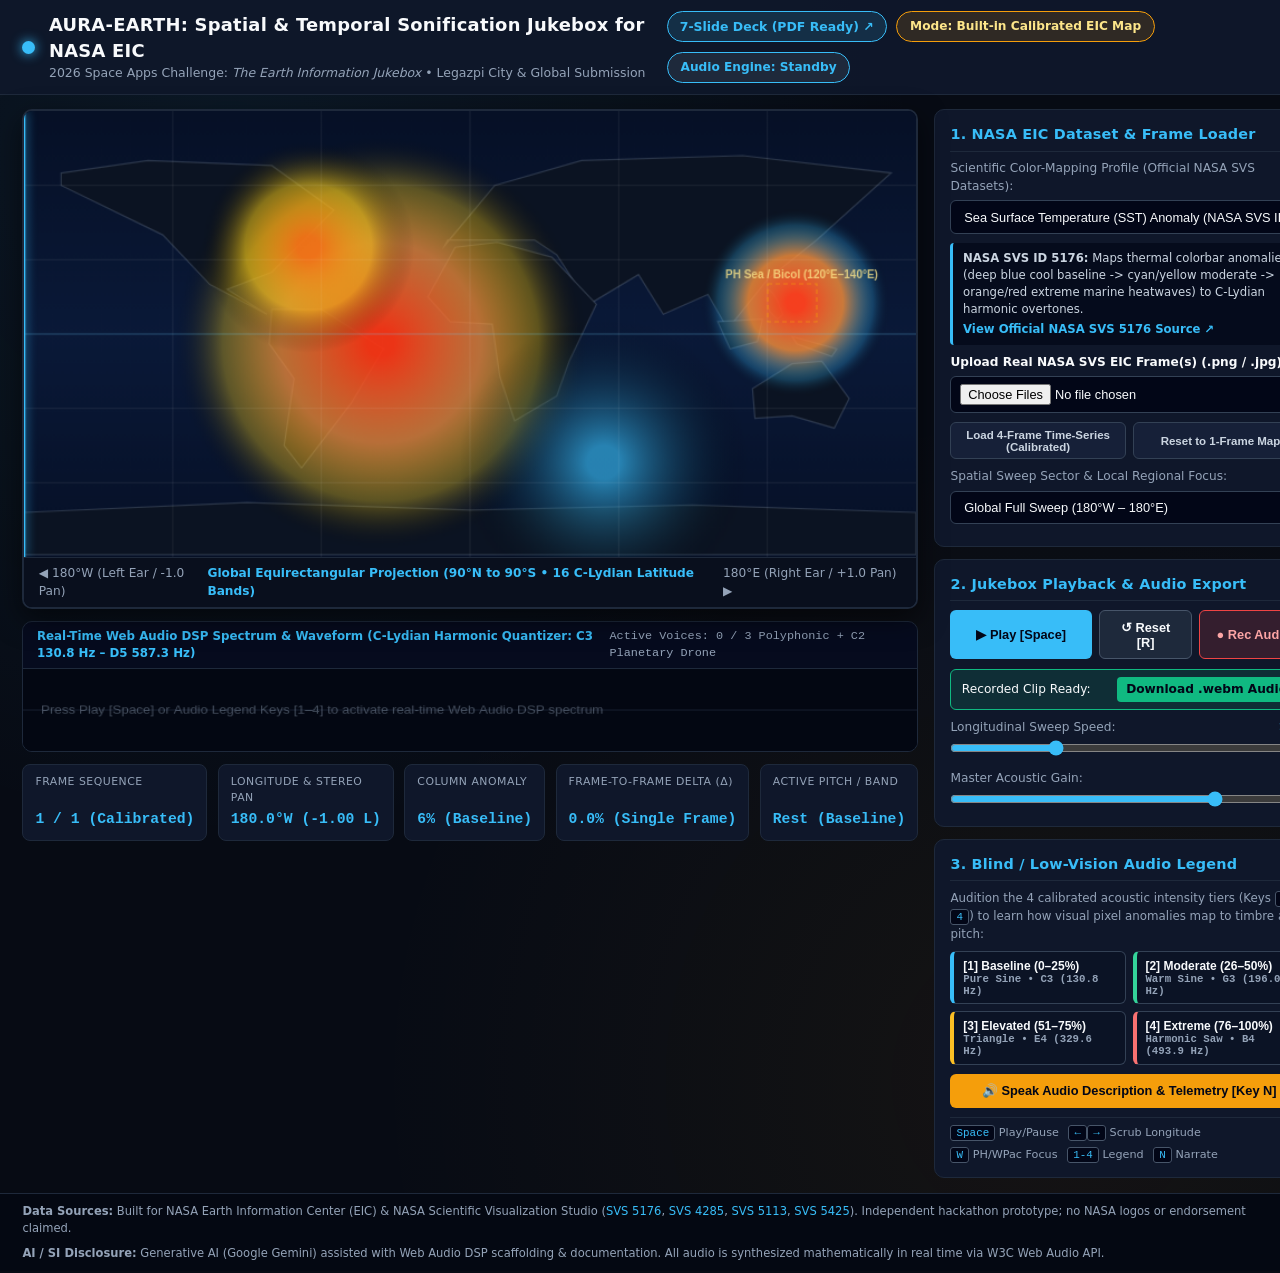
<file: index.html>
<!DOCTYPE html>
<html lang="en">
<head>
  <meta charset="UTF-8" />
  <meta name="viewport" content="width=device-width, initial-scale=1.0" />
  <meta name="description" content="AURA-EARTH: Spatial & Temporal Sonification Jukebox for NASA Earth Information Center (EIC). Translating Earth science visualizations into real-time 3D stereo soundscapes for blind, low-vision, and general audiences." />
  <meta name="ai-disclosure" content="Generative AI (Google Gemini / Antigravity) was used during the hackathon window to brainstorm the spatial audio mapping architecture, scaffold HTML/CSS/JS code, and structure documentation." />
  <title>AURA-EARTH | Spatial & Temporal Sonification Jukebox for NASA EIC</title>
  <link rel="stylesheet" href="style.css" />
</head>
<body>
  <a href="#eicCanvas" class="skip-link">Skip to Interactive Sonification Viewport</a>

  <!-- Screen Reader Live Announcer -->
  <div id="srAnnouncer" class="sr-only" aria-live="assertive" aria-atomic="true"></div>

  <!-- Top Mission Control Bar -->
  <header class="top-bar" role="banner">
    <div class="brand">
      <span class="pulse-dot" aria-hidden="true"></span>
      <div>
        <h1>AURA-EARTH: Spatial &amp; Temporal Sonification Jukebox for NASA EIC</h1>
        <p class="subtitle">
          2026 Space Apps Challenge: <em>The Earth Information Jukebox</em> &bull; Legazpi City &amp; Global Submission
        </p>
      </div>
    </div>
    <div class="header-badges">
      <a href="slides.html" target="_blank" rel="noopener" class="deck-link" title="Open 7-Slide Presentation Deck (Print-to-PDF Ready)">
        7-Slide Deck (PDF Ready) &#8599;
      </a>
      <span id="dataSourceBadge" class="status-pill mode-calibrated" aria-live="polite">
        Mode: Built-in Calibrated EIC Map
      </span>
      <span id="engineStatus" class="status-pill" aria-live="polite">
        Audio Engine: Standby
      </span>
    </div>
  </header>

  <!-- Main Workspace -->
  <main class="workspace" role="main">
    <!-- Left Column: Visual Viewport, Audio Spectrum & Live Telemetry -->
    <section class="visualizer-panel" aria-label="Earth Visualization and Acoustic Spectrum">
      <div class="canvas-wrapper">
        <canvas
          id="eicCanvas"
          width="800"
          height="400"
          tabindex="0"
          role="application"
          aria-label="Interactive NASA EIC visualization viewport. Press Space to play or pause sonification. Use Left and Right arrow keys to scrub longitudes from 180 degrees West to 180 degrees East. Press W to toggle Western Pacific and Bicol regional focus. Press keys 1 to 4 for Audio Legend reference tones, or press N for spoken telemetry narration."
        ></canvas>
        <div class="scan-hud" aria-hidden="true">
          <span>&#9664; 180&deg;W (Left Ear / -1.0 Pan)</span>
          <span id="regionHudLabel" class="hud-center">Global Equirectangular Projection (90&deg;N to 90&deg;S &bull; 16 C-Lydian Latitude Bands)</span>
          <span>180&deg;E (Right Ear / +1.0 Pan) &#9654;</span>
        </div>
      </div>

      <!-- Secondary Real-Time Audio Spectrum & Waveform Visualizer -->
      <div class="spectrum-wrapper">
        <div class="spectrum-header">
          <span class="spectrum-title">
            Real-Time Web Audio DSP Spectrum &amp; Waveform (C-Lydian Harmonic Quantizer: C3 130.8 Hz &ndash; D5 587.3 Hz)
          </span>
          <span id="voiceStatus" class="spectrum-meta">Active Voices: 0 / 3 Polyphonic + C2 Planetary Drone</span>
        </div>
        <canvas
          id="spectrumCanvas"
          width="800"
          height="90"
          role="img"
          aria-label="Real-time audio frequency spectrum bars and oscillating waveform generated by the Web Audio API AnalyserNode"
        ></canvas>
      </div>

      <!-- 5 Live Telemetry Readout Cards -->
      <div class="telemetry-bar" role="region" aria-label="Live Sonification Telemetry">
        <div class="telemetry-card">
          <span class="t-label">Frame Sequence</span>
          <strong id="telFrame">1 / 1 (Calibration)</strong>
        </div>
        <div class="telemetry-card">
          <span class="t-label">Longitude &amp; Stereo Pan</span>
          <strong id="telPan">180.0&deg;W (-1.00 L)</strong>
        </div>
        <div class="telemetry-card">
          <span class="t-label">Column Anomaly</span>
          <strong id="telIntensity">0% (Baseline)</strong>
        </div>
        <div class="telemetry-card">
          <span class="t-label">Frame-to-Frame Delta (&Delta;)</span>
          <strong id="telDelta">0.0% (Static)</strong>
        </div>
        <div class="telemetry-card">
          <span class="t-label">Active Pitch / Band</span>
          <strong id="telPitch">C3 (130.8 Hz)</strong>
        </div>
      </div>
    </section>

    <!-- Right Column: Jukebox & Accessibility Controls -->
    <aside class="control-panel" aria-label="Jukebox Data, Playback, and Accessibility Controls">
      <!-- Card 1: Dataset & Multi-Frame Loader -->
      <div class="card">
        <h2>1. NASA EIC Dataset &amp; Frame Loader</h2>

        <label for="datasetSelect" class="field-label">
          Scientific Color-Mapping Profile (Official NASA SVS Datasets):
        </label>
        <select id="datasetSelect" aria-describedby="datasetCitation">
          <option value="sst">Sea Surface Temperature (SST) Anomaly (NASA SVS ID 5176)</option>
          <option value="precip">Global Precipitation GPM Constellation (NASA SVS ID 4285)</option>
          <option value="fires">Active Fires VIIRS Thermal Hotspots (NASA SVS ID 5113)</option>
          <option value="currents">Perpetual Ocean 2: Western Boundary Currents (NASA SVS ID 5425)</option>
        </select>

        <div id="datasetCitation" class="citation-box">
          <strong>NASA SVS ID 5176:</strong> Maps thermal colorbar anomalies (deep blue cool baseline &rarr; cyan/yellow moderate &rarr; orange/red extreme marine heatwaves) to C-Lydian harmonic overtones.
          <a href="https://svs.gsfc.nasa.gov/5176" target="_blank" rel="noopener">View Official NASA SVS 5176 Source &#8599;</a>
        </div>

        <label for="fileInput" class="file-upload-label">
          Upload Real NASA SVS EIC Frame(s) (.png / .jpg):
          <input
            type="file"
            id="fileInput"
            accept="image/png,image/jpeg,image/webp"
            multiple
            aria-label="Upload one or more sequential NASA SVS EIC image frames for time-series sonification"
          />
        </label>

        <div class="mini-btn-row">
          <button id="simMultiFrameBtn" type="button" class="btn mini-btn" title="Generate a 4-frame calibrated time-series sequence to demonstrate temporal Delta modulation">
            Load 4-Frame Time-Series (Calibrated)
          </button>
          <button id="clearFramesBtn" type="button" class="btn mini-btn" title="Return to single-frame built-in calibrated EIC map">
            Reset to 1-Frame Map
          </button>
        </div>

        <label for="regionSelect" class="field-label">
          Spatial Sweep Sector &amp; Local Regional Focus:
        </label>
        <select id="regionSelect">
          <option value="global">Global Full Sweep (180&deg;W &ndash; 180&deg;E)</option>
          <option value="wpac">Western Pacific / Philippine Sea &amp; Bicol (120&deg;E &ndash; 140&deg;E) [Key W]</option>
        </select>
      </div>

      <!-- Card 2: Jukebox Playback & Audio Export -->
      <div class="card">
        <h2>2. Jukebox Playback &amp; Audio Export</h2>
        <div class="button-row">
          <button id="playBtn" type="button" class="btn primary" aria-pressed="false">
            &#9654; Play [Space]
          </button>
          <button id="resetBtn" type="button" class="btn secondary" title="Reset scanline to start of sector [Key R]">
            &#8634; Reset [R]
          </button>
          <button id="recordBtn" type="button" class="btn record-btn" aria-pressed="false" title="Record real-time Web Audio output to a downloadable .webm audio file">
            &#9679; Rec Audio
          </button>
        </div>

        <div id="downloadContainer" class="download-box" hidden>
          <span id="downloadText">Recorded Clip Ready:</span>
          <a id="downloadLink" href="#" download="AURA-EARTH-Sonification.webm" class="download-btn">
            Download .webm Audio
          </a>
        </div>

        <div class="slider-group">
          <label for="speedSlider">
            <span>Longitudinal Sweep Speed:</span>
            <strong id="speedVal">1.0x</strong>
          </label>
          <input type="range" id="speedSlider" min="0.4" max="2.5" value="1.0" step="0.1" />
        </div>

        <div class="slider-group">
          <label for="volSlider">
            <span>Master Acoustic Gain:</span>
            <strong id="volVal">75%</strong>
          </label>
          <input type="range" id="volSlider" min="0" max="100" value="75" step="1" />
        </div>
      </div>

      <!-- Card 3: Accessibility & Audio Legend -->
      <div class="card">
        <h2>3. Blind / Low-Vision Audio Legend</h2>
        <p class="help-text">
          Audition the 4 calibrated acoustic intensity tiers (Keys <kbd>1</kbd>&ndash;<kbd>4</kbd>) to learn how visual pixel anomalies map to timbre and pitch:
        </p>
        <div class="legend-grid" role="group" aria-label="Calibrated Audio Legend Reference Tones">
          <button type="button" class="btn tone-btn tone-1" data-level="1">
            <span class="tone-title">[1] Baseline (0&ndash;25%)</span>
            <span class="tone-sub">Pure Sine &bull; C3 (130.8 Hz)</span>
          </button>
          <button type="button" class="btn tone-btn tone-2" data-level="2">
            <span class="tone-title">[2] Moderate (26&ndash;50%)</span>
            <span class="tone-sub">Warm Sine &bull; G3 (196.0 Hz)</span>
          </button>
          <button type="button" class="btn tone-btn tone-3" data-level="3">
            <span class="tone-title">[3] Elevated (51&ndash;75%)</span>
            <span class="tone-sub">Triangle &bull; E4 (329.6 Hz)</span>
          </button>
          <button type="button" class="btn tone-btn tone-4" data-level="4">
            <span class="tone-title">[4] Extreme (76&ndash;100%)</span>
            <span class="tone-sub">Harmonic Saw &bull; B4 (493.9 Hz)</span>
          </button>
        </div>

        <button id="narrateBtn" type="button" class="btn accent full-width">
          &#128266; Speak Audio Description &amp; Telemetry [Key N]
        </button>

        <div class="shortcut-bar" aria-label="Keyboard Shortcuts Summary">
          <span><kbd>Space</kbd> Play/Pause</span>
          <span><kbd>&larr;</kbd><kbd>&rarr;</kbd> Scrub Longitude</span>
          <span><kbd>W</kbd> PH/WPac Focus</span>
          <span><kbd>1-4</kbd> Legend</span>
          <span><kbd>N</kbd> Narrate</span>
        </div>
      </div>
    </aside>
  </main>

  <!-- Footer Attribution & AI Disclosure -->
  <footer class="footer-bar" role="contentinfo">
    <div>
      <strong>Data Sources:</strong> Built for NASA Earth Information Center (EIC) &amp; NASA Scientific Visualization Studio
      (<a href="https://svs.gsfc.nasa.gov/5176" target="_blank" rel="noopener">SVS 5176</a>,
      <a href="https://svs.gsfc.nasa.gov/4285" target="_blank" rel="noopener">SVS 4285</a>,
      <a href="https://svs.gsfc.nasa.gov/5113" target="_blank" rel="noopener">SVS 5113</a>,
      <a href="https://svs.gsfc.nasa.gov/5425" target="_blank" rel="noopener">SVS 5425</a>).
      Independent hackathon prototype; no NASA logos or endorsement claimed.
    </div>
    <div>
      <strong>AI / SI Disclosure:</strong> Generative AI (Google Gemini) assisted with Web Audio DSP scaffolding &amp; documentation. All audio is synthesized mathematically in real time via W3C Web Audio API.
    </div>
  </footer>

  <script src="app.js"></script>
</body>
</html>
</file>
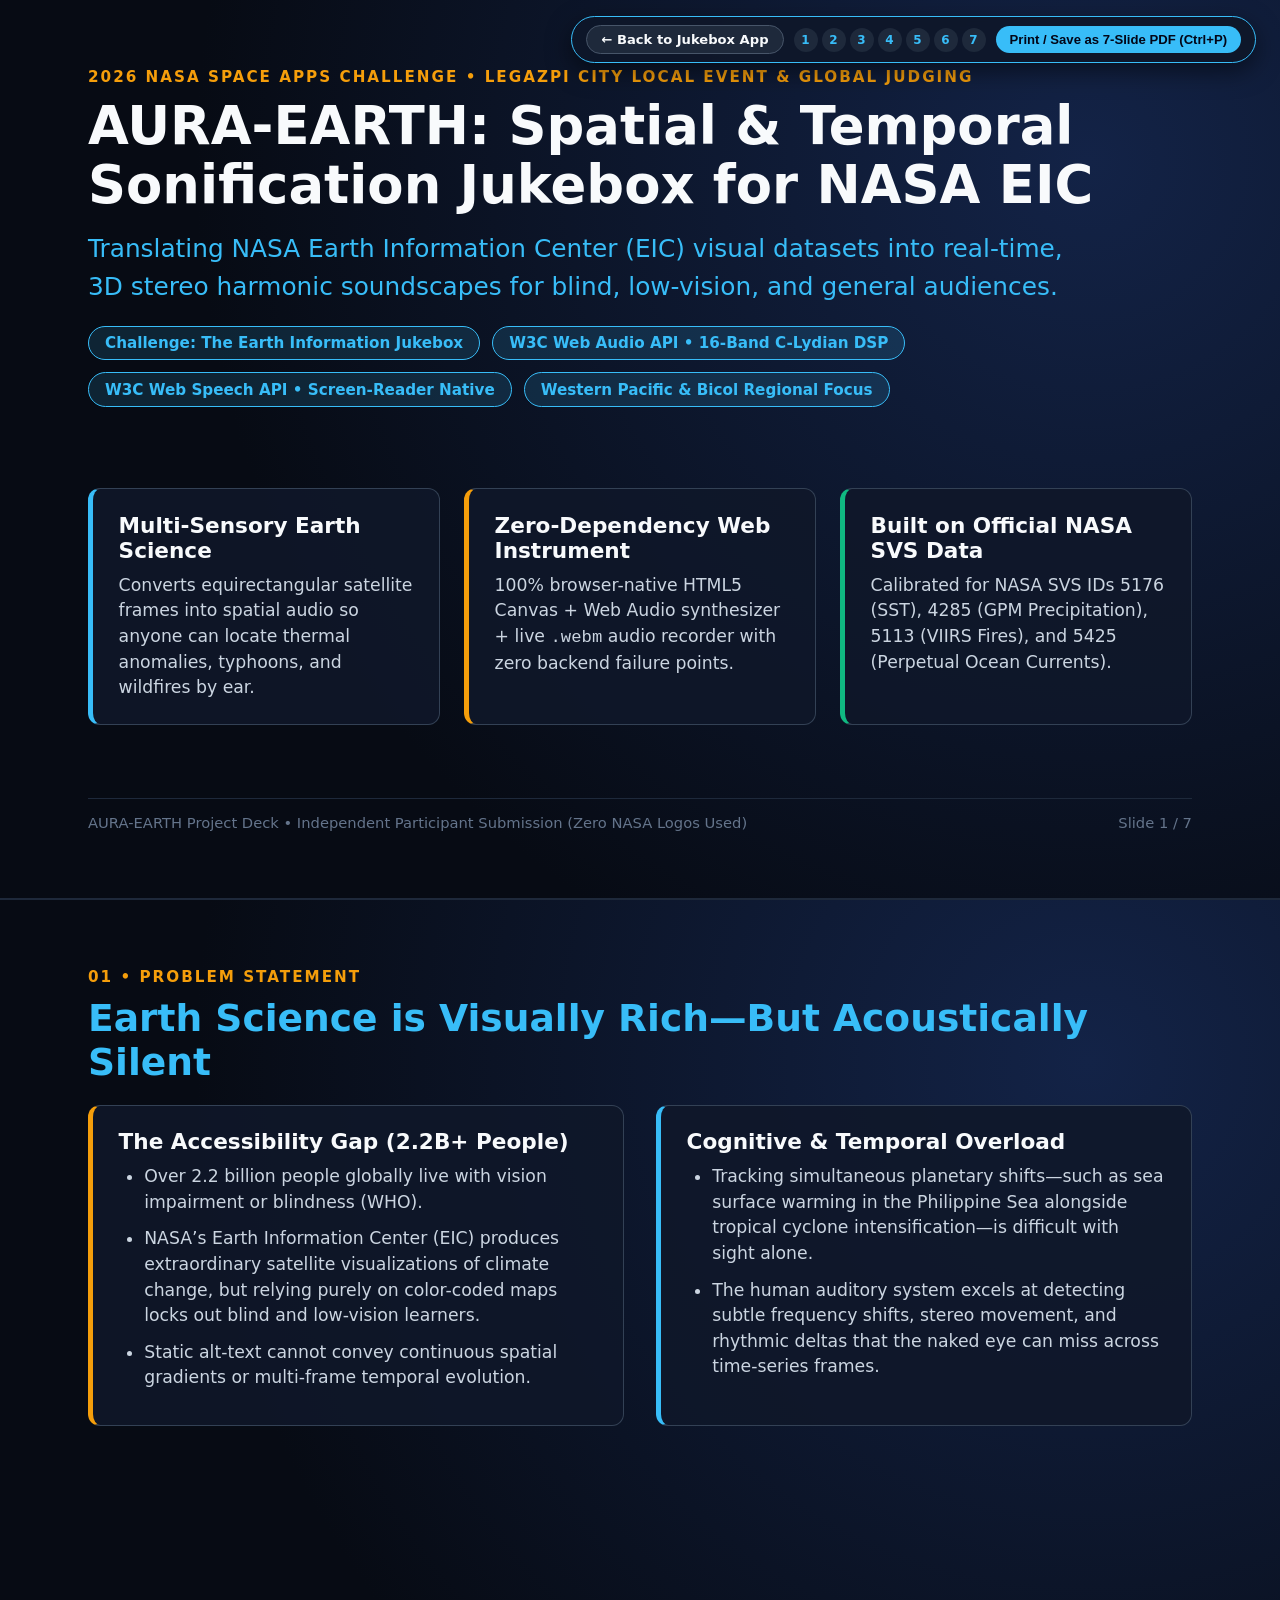
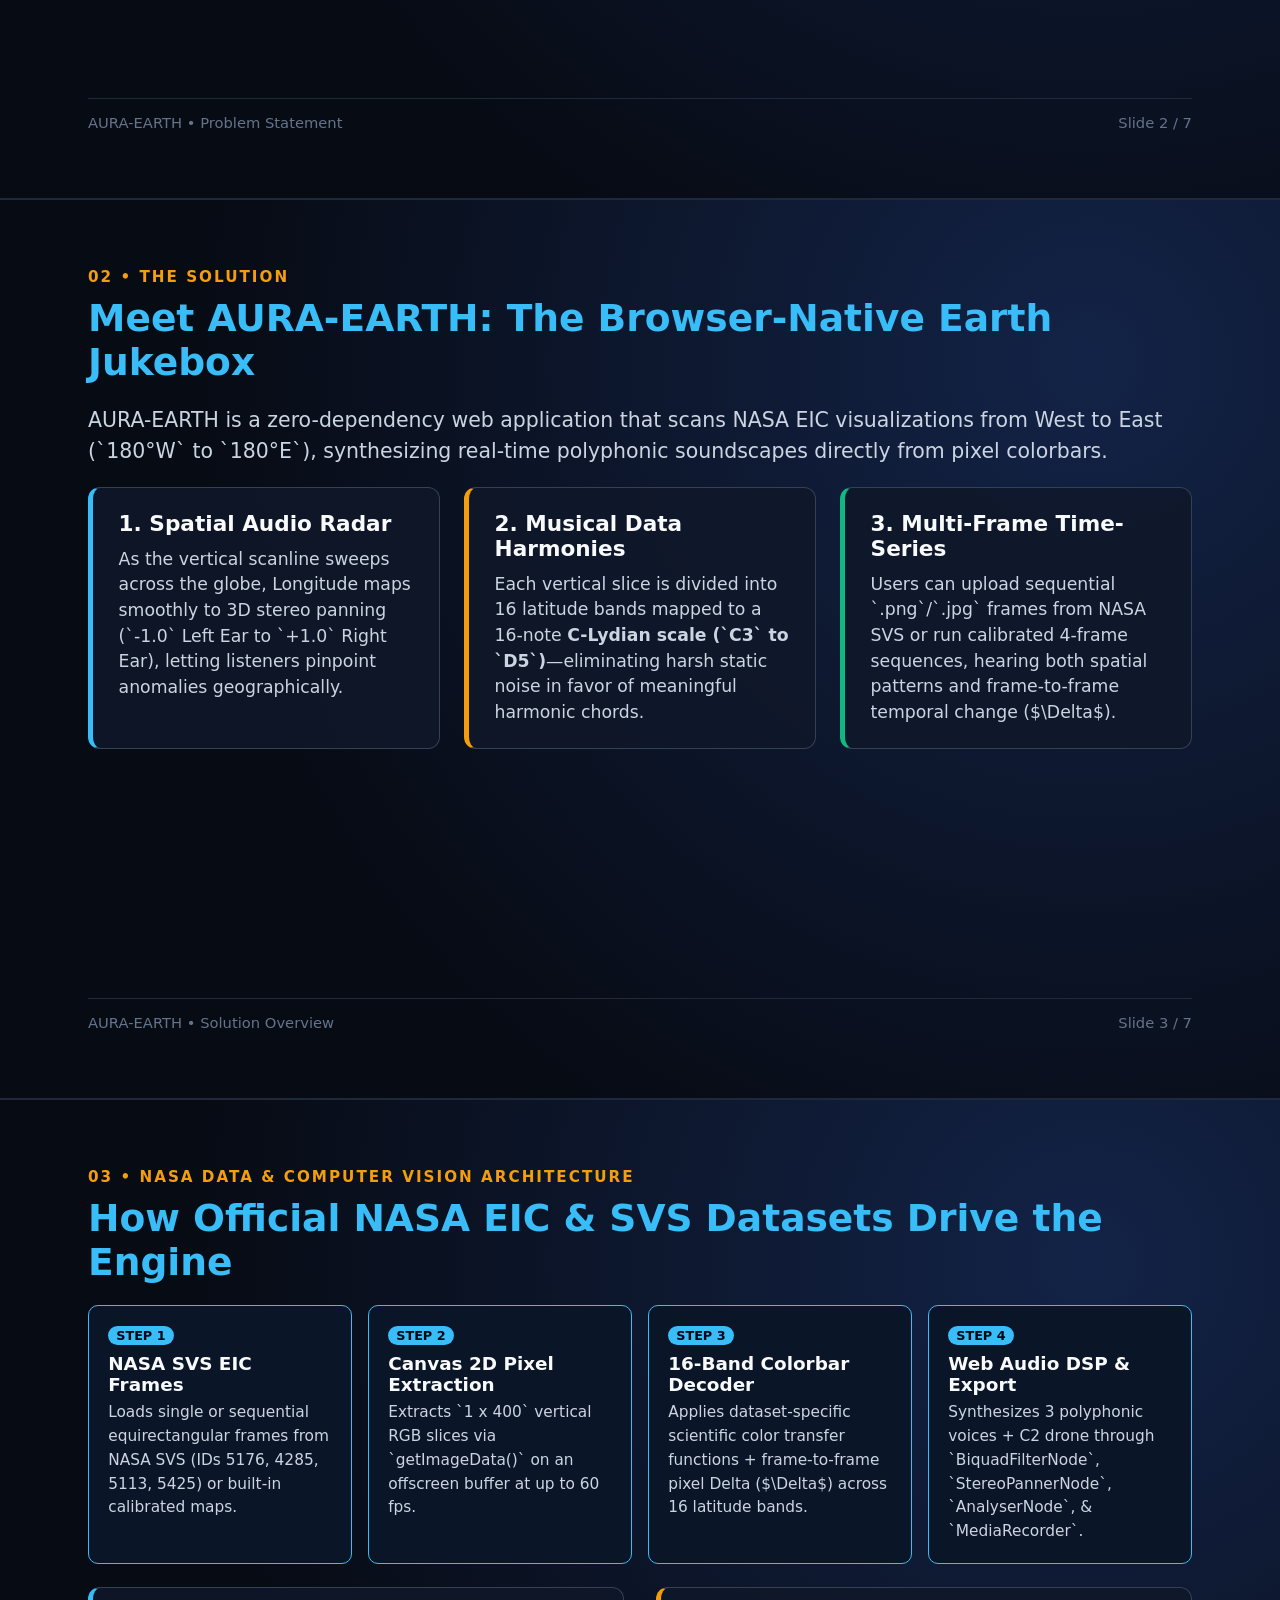
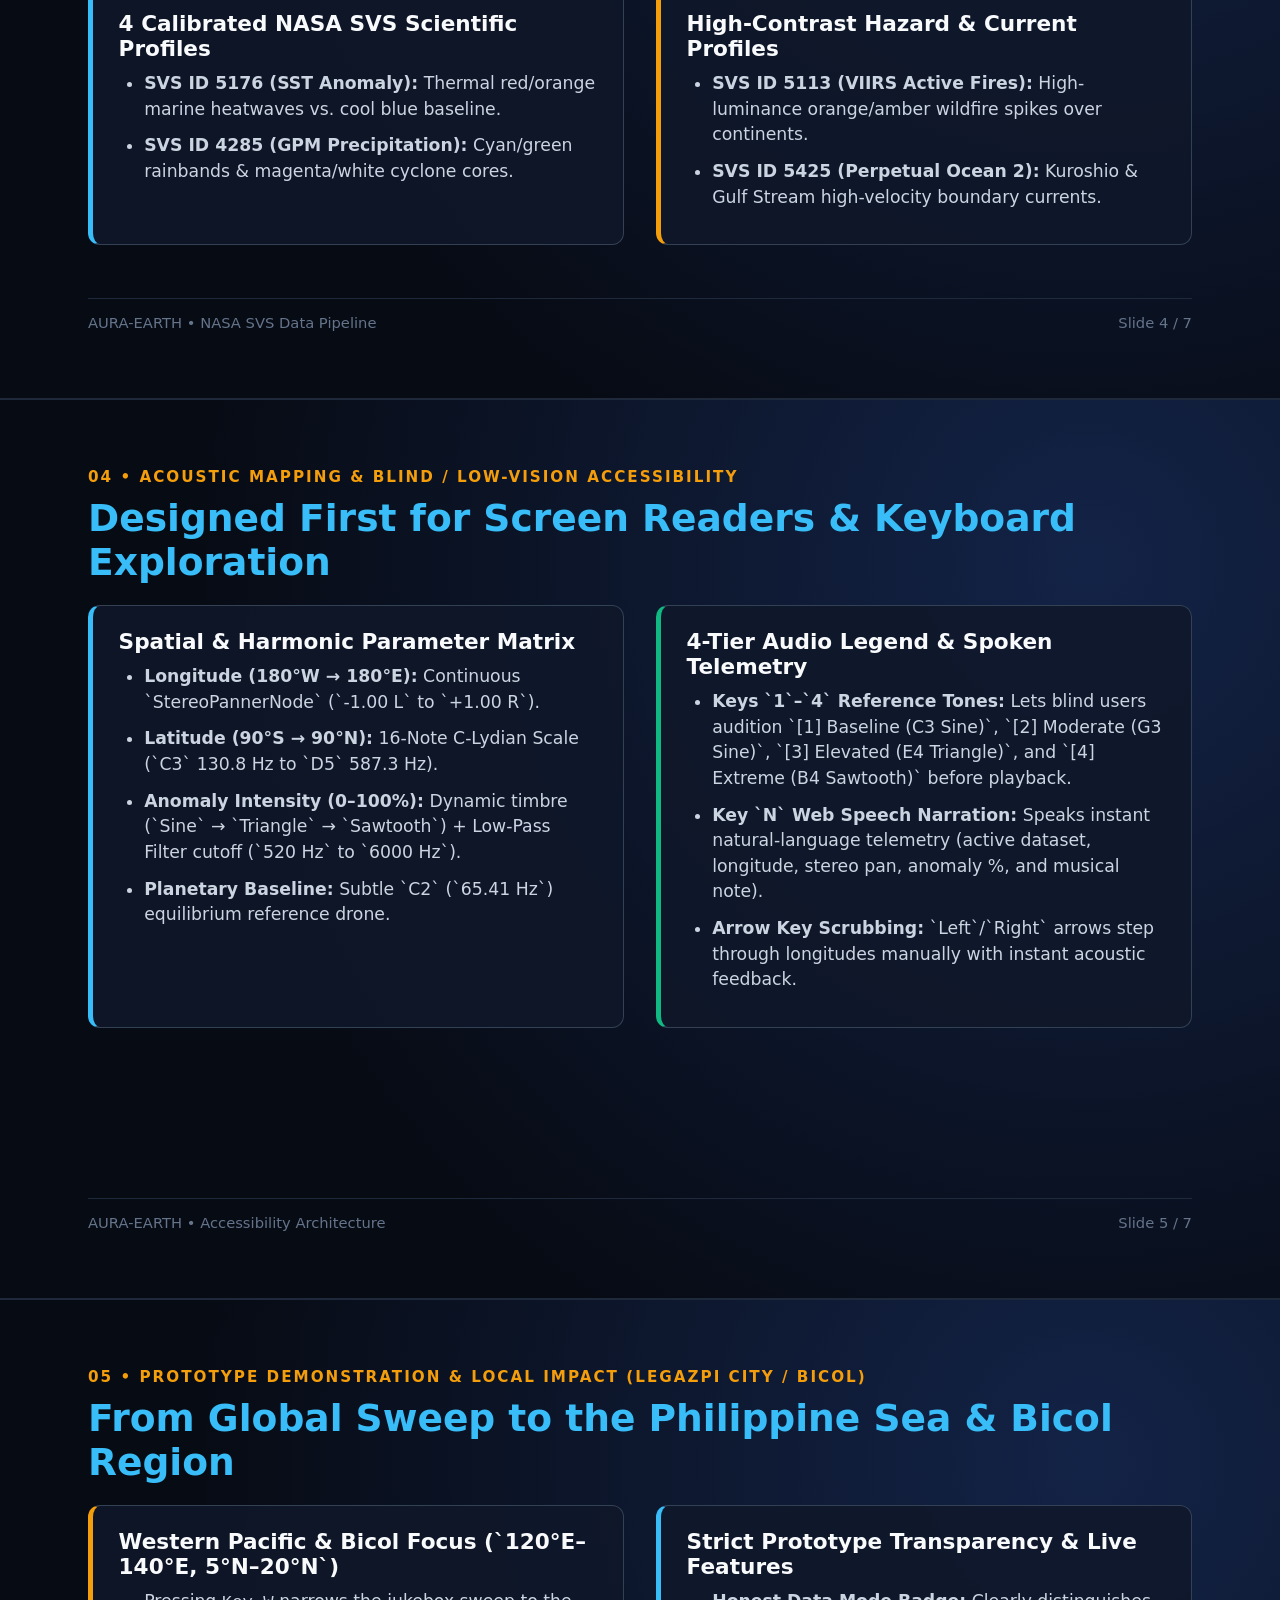
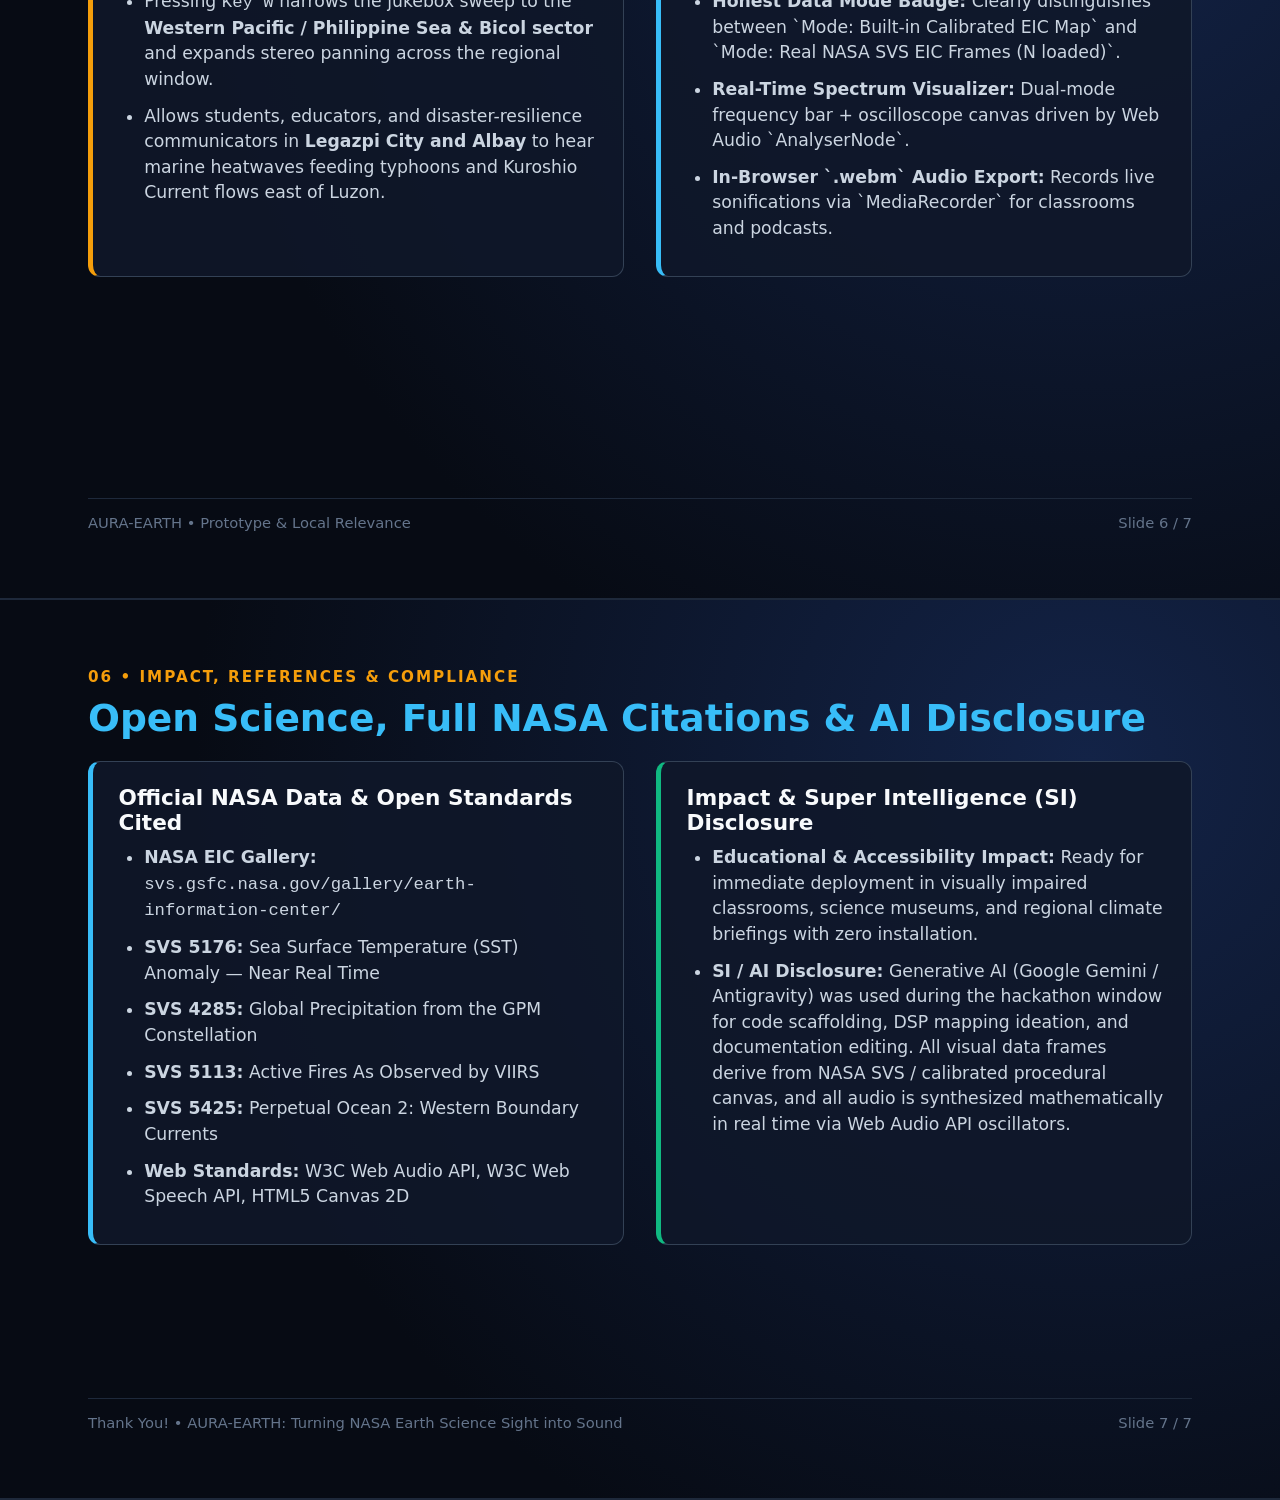
<file: slides.html>
<!DOCTYPE html>
<html lang="en">
<head>
  <meta charset="UTF-8" />
  <meta name="viewport" content="width=device-width, initial-scale=1.0" />
  <meta name="ai-disclosure" content="Generative AI (Google Gemini / Antigravity) was used during the hackathon window to brainstorm the spatial audio mapping architecture, scaffold HTML/CSS/JS code, and structure documentation." />
  <title>AURA-EARTH | 7-Slide Presentation Deck (NASA Space Apps 2026)</title>
  <style>
    @page {
      size: 16in 9in;
      margin: 0;
    }

    :root {
      --bg-deep: #070b14;
      --card-bg: #0f172a;
      --border: #1e293b;
      --cyan: #38bdf8;
      --amber: #f59e0b;
      --green: #10b981;
      --text: #f8fafc;
      --muted: #94a3b8;
    }

    * {
      box-sizing: border-box;
      margin: 0;
      padding: 0;
    }

    body {
      font-family: 'Segoe UI', system-ui, -apple-system, sans-serif;
      background: var(--bg-deep);
      color: var(--text);
      -webkit-print-color-adjust: exact !important;
      print-color-adjust: exact !important;
    }

    /* Floating Navigation & Print Toolbar (Hidden in Print/PDF) */
    .deck-toolbar {
      position: fixed;
      top: 16px;
      right: 24px;
      z-index: 1000;
      display: flex;
      align-items: center;
      gap: 10px;
      background: rgba(15, 23, 42, 0.92);
      border: 1px solid var(--cyan);
      padding: 8px 14px;
      border-radius: 999px;
      backdrop-filter: blur(8px);
      box-shadow: 0 8px 24px rgba(0, 0, 0, 0.5);
    }

    .toolbar-btn {
      background: var(--cyan);
      color: #020617;
      border: none;
      padding: 6px 14px;
      border-radius: 999px;
      font-weight: 700;
      font-size: 0.82rem;
      cursor: pointer;
      text-decoration: none;
    }

    .toolbar-btn.secondary {
      background: #1e293b;
      color: var(--text);
      border: 1px solid #475569;
    }

    .slide-nav-dots {
      display: flex;
      gap: 4px;
    }

    .slide-nav-dots a {
      display: inline-flex;
      width: 24px;
      height: 24px;
      align-items: center;
      justify-content: center;
      border-radius: 50%;
      background: #1e293b;
      color: var(--cyan);
      font-size: 0.75rem;
      font-weight: 700;
      text-decoration: none;
    }

    .slide-nav-dots a:hover {
      background: var(--cyan);
      color: #020617;
    }

    @media print {
      .deck-toolbar {
        display: none !important;
      }
    }

    /* Slide Container: Strictly 7 Slides */
    .slide {
      width: 100vw;
      height: 100vh;
      padding: 4.2rem 5.5rem;
      display: flex;
      flex-direction: column;
      justify-content: space-between;
      background: radial-gradient(circle at 85% 18%, #132347 0%, #070b14 68%);
      border-bottom: 2px solid var(--border);
      page-break-after: always;
      break-after: page;
      position: relative;
      overflow: hidden;
    }

    .slide:last-of-type {
      page-break-after: auto;
      break-after: auto;
    }

    .tag {
      display: inline-block;
      color: var(--amber);
      font-weight: 700;
      text-transform: uppercase;
      letter-spacing: 2px;
      font-size: 0.95rem;
      margin-bottom: 0.6rem;
    }

    h1 {
      font-size: 3.3rem;
      line-height: 1.12;
      color: var(--text);
      margin-bottom: 1rem;
      max-width: 1180px;
    }

    h2 {
      font-size: 2.35rem;
      color: var(--cyan);
      margin-bottom: 1.3rem;
    }

    p, li {
      font-size: 1.28rem;
      line-height: 1.55;
      color: #cbd5e1;
    }

    ul {
      margin-left: 1.6rem;
    }

    li {
      margin-bottom: 0.7rem;
    }

    .grid-2 {
      display: grid;
      grid-template-columns: 1fr 1fr;
      gap: 2rem;
      margin-top: 0.5rem;
    }

    .grid-3 {
      display: grid;
      grid-template-columns: repeat(3, 1fr);
      gap: 1.5rem;
      margin-top: 0.5rem;
    }

    .grid-4 {
      display: grid;
      grid-template-columns: repeat(4, 1fr);
      gap: 1.2rem;
      margin-top: 0.8rem;
    }

    .box {
      background: rgba(15, 23, 42, 0.88);
      border: 1px solid #334155;
      border-left: 5px solid var(--cyan);
      padding: 1.45rem 1.6rem;
      border-radius: 12px;
    }

    .box.amber {
      border-left-color: var(--amber);
    }

    .box.green {
      border-left-color: var(--green);
    }

    .box h3 {
      font-size: 1.35rem;
      color: var(--text);
      margin-bottom: 0.65rem;
    }

    .box p, .box li {
      font-size: 1.08rem;
      line-height: 1.48;
    }

    .pipeline-flow {
      display: grid;
      grid-template-columns: repeat(4, 1fr);
      gap: 1rem;
      margin: 1rem 0 1.4rem;
    }

    .flow-step {
      background: #0b1528;
      border: 1px solid var(--cyan);
      border-radius: 10px;
      padding: 1.2rem;
      position: relative;
    }

    .flow-step .step-num {
      display: inline-block;
      background: var(--cyan);
      color: #020617;
      font-weight: 800;
      font-size: 0.8rem;
      padding: 2px 8px;
      border-radius: 99px;
      margin-bottom: 0.5rem;
    }

    .flow-step h4 {
      font-size: 1.15rem;
      color: var(--text);
      margin-bottom: 0.4rem;
    }

    .flow-step p {
      font-size: 0.96rem;
      color: #cbd5e1;
    }

    .slide-footer {
      display: flex;
      justify-content: space-between;
      align-items: center;
      font-size: 0.92rem;
      color: #64748b;
      border-top: 1px solid var(--border);
      padding-top: 0.9rem;
    }

    .pill-row {
      display: flex;
      flex-wrap: wrap;
      gap: 0.75rem;
      margin-top: 1.2rem;
    }

    .pill {
      padding: 0.45rem 1rem;
      border-radius: 999px;
      background: rgba(56, 189, 248, 0.14);
      border: 1px solid var(--cyan);
      color: var(--cyan);
      font-weight: 600;
      font-size: 0.95rem;
    }
  </style>
</head>
<body>

  <!-- Floating Navigation & Print-to-PDF Bar (Hidden when printing) -->
  <nav class="deck-toolbar" aria-label="Presentation Deck Controls">
    <a href="index.html" class="toolbar-btn secondary">&larr; Back to Jukebox App</a>
    <div class="slide-nav-dots" aria-label="Jump to slide">
      <a href="#slide1">1</a>
      <a href="#slide2">2</a>
      <a href="#slide3">3</a>
      <a href="#slide4">4</a>
      <a href="#slide5">5</a>
      <a href="#slide6">6</a>
      <a href="#slide7">7</a>
    </div>
    <button type="button" class="toolbar-btn" onclick="window.print()">
      Print / Save as 7-Slide PDF (Ctrl+P)
    </button>
  </nav>

  <!-- SLIDE 1: TITLE -->
  <section id="slide1" class="slide">
    <div>
      <div class="tag">2026 NASA Space Apps Challenge &bull; Legazpi City Local Event &amp; Global Judging</div>
      <h1>AURA-EARTH: Spatial &amp; Temporal Sonification Jukebox for NASA EIC</h1>
      <p style="font-size: 1.55rem; max-width: 980px; color: #38bdf8; margin-top: 0.8rem;">
        Translating NASA Earth Information Center (EIC) visual datasets into real-time, 3D stereo harmonic soundscapes for blind, low-vision, and general audiences.
      </p>
      <div class="pill-row">
        <span class="pill">Challenge: The Earth Information Jukebox</span>
        <span class="pill">W3C Web Audio API &bull; 16-Band C-Lydian DSP</span>
        <span class="pill">W3C Web Speech API &bull; Screen-Reader Native</span>
        <span class="pill">Western Pacific &amp; Bicol Regional Focus</span>
      </div>
    </div>
    <div class="grid-3">
      <div class="box">
        <h3>Multi-Sensory Earth Science</h3>
        <p>Converts equirectangular satellite frames into spatial audio so anyone can locate thermal anomalies, typhoons, and wildfires by ear.</p>
      </div>
      <div class="box amber">
        <h3>Zero-Dependency Web Instrument</h3>
        <p>100% browser-native HTML5 Canvas + Web Audio synthesizer + live <code>.webm</code> audio recorder with zero backend failure points.</p>
      </div>
      <div class="box green">
        <h3>Built on Official NASA SVS Data</h3>
        <p>Calibrated for NASA SVS IDs 5176 (SST), 4285 (GPM Precipitation), 5113 (VIIRS Fires), and 5425 (Perpetual Ocean Currents).</p>
      </div>
    </div>
    <div class="slide-footer">
      <span>AURA-EARTH Project Deck &bull; Independent Participant Submission (Zero NASA Logos Used)</span>
      <span>Slide 1 / 7</span>
    </div>
  </section>

  <!-- SLIDE 2: THE PROBLEM -->
  <section id="slide2" class="slide">
    <div>
      <div class="tag">01 &bull; Problem Statement</div>
      <h2>Earth Science is Visually Rich—But Acoustically Silent</h2>
      <div class="grid-2">
        <div class="box amber">
          <h3>The Accessibility Gap (2.2B+ People)</h3>
          <ul>
            <li>Over 2.2 billion people globally live with vision impairment or blindness (WHO).</li>
            <li>NASA’s Earth Information Center (EIC) produces extraordinary satellite visualizations of climate change, but relying purely on color-coded maps locks out blind and low-vision learners.</li>
            <li>Static alt-text cannot convey continuous spatial gradients or multi-frame temporal evolution.</li>
          </ul>
        </div>
        <div class="box">
          <h3>Cognitive &amp; Temporal Overload</h3>
          <ul>
            <li>Tracking simultaneous planetary shifts—such as sea surface warming in the Philippine Sea alongside tropical cyclone intensification—is difficult with sight alone.</li>
            <li>The human auditory system excels at detecting subtle frequency shifts, stereo movement, and rhythmic deltas that the naked eye can miss across time-series frames.</li>
          </ul>
        </div>
      </div>
    </div>
    <div class="slide-footer">
      <span>AURA-EARTH &bull; Problem Statement</span>
      <span>Slide 2 / 7</span>
    </div>
  </section>

  <!-- SLIDE 3: OUR SOLUTION -->
  <section id="slide3" class="slide">
    <div>
      <div class="tag">02 &bull; The Solution</div>
      <h2>Meet AURA-EARTH: The Browser-Native Earth Jukebox</h2>
      <p style="margin-bottom: 1.2rem;">
        AURA-EARTH is a zero-dependency web application that scans NASA EIC visualizations from West to East (`180°W` to `180°E`), synthesizing real-time polyphonic soundscapes directly from pixel colorbars.
      </p>
      <div class="grid-3">
        <div class="box">
          <h3>1. Spatial Audio Radar</h3>
          <p>As the vertical scanline sweeps across the globe, Longitude maps smoothly to 3D stereo panning (`-1.0` Left Ear to `+1.0` Right Ear), letting listeners pinpoint anomalies geographically.</p>
        </div>
        <div class="box amber">
          <h3>2. Musical Data Harmonies</h3>
          <p>Each vertical slice is divided into 16 latitude bands mapped to a 16-note <strong>C-Lydian scale (`C3` to `D5`)</strong>—eliminating harsh static noise in favor of meaningful harmonic chords.</p>
        </div>
        <div class="box green">
          <h3>3. Multi-Frame Time-Series</h3>
          <p>Users can upload sequential `.png`/`.jpg` frames from NASA SVS or run calibrated 4-frame sequences, hearing both spatial patterns and frame-to-frame temporal change ($\Delta$).</p>
        </div>
      </div>
    </div>
    <div class="slide-footer">
      <span>AURA-EARTH &bull; Solution Overview</span>
      <span>Slide 3 / 7</span>
    </div>
  </section>

  <!-- SLIDE 4: NASA DATA & COMPUTER VISION PIPELINE -->
  <section id="slide4" class="slide">
    <div>
      <div class="tag">03 &bull; NASA Data &amp; Computer Vision Architecture</div>
      <h2>How Official NASA EIC &amp; SVS Datasets Drive the Engine</h2>
      <div class="pipeline-flow">
        <div class="flow-step">
          <span class="step-num">STEP 1</span>
          <h4>NASA SVS EIC Frames</h4>
          <p>Loads single or sequential equirectangular frames from NASA SVS (IDs 5176, 4285, 5113, 5425) or built-in calibrated maps.</p>
        </div>
        <div class="flow-step">
          <span class="step-num">STEP 2</span>
          <h4>Canvas 2D Pixel Extraction</h4>
          <p>Extracts `1 x 400` vertical RGB slices via `getImageData()` on an offscreen buffer at up to 60 fps.</p>
        </div>
        <div class="flow-step">
          <span class="step-num">STEP 3</span>
          <h4>16-Band Colorbar Decoder</h4>
          <p>Applies dataset-specific scientific color transfer functions + frame-to-frame pixel Delta ($\Delta$) across 16 latitude bands.</p>
        </div>
        <div class="flow-step">
          <span class="step-num">STEP 4</span>
          <h4>Web Audio DSP &amp; Export</h4>
          <p>Synthesizes 3 polyphonic voices + C2 drone through `BiquadFilterNode`, `StereoPannerNode`, `AnalyserNode`, &amp; `MediaRecorder`.</p>
        </div>
      </div>
      <div class="grid-2">
        <div class="box">
          <h3>4 Calibrated NASA SVS Scientific Profiles</h3>
          <ul>
            <li><strong>SVS ID 5176 (SST Anomaly):</strong> Thermal red/orange marine heatwaves vs. cool blue baseline.</li>
            <li><strong>SVS ID 4285 (GPM Precipitation):</strong> Cyan/green rainbands &amp; magenta/white cyclone cores.</li>
          </ul>
        </div>
        <div class="box amber">
          <h3>High-Contrast Hazard &amp; Current Profiles</h3>
          <ul>
            <li><strong>SVS ID 5113 (VIIRS Active Fires):</strong> High-luminance orange/amber wildfire spikes over continents.</li>
            <li><strong>SVS ID 5425 (Perpetual Ocean 2):</strong> Kuroshio &amp; Gulf Stream high-velocity boundary currents.</li>
          </ul>
        </div>
      </div>
    </div>
    <div class="slide-footer">
      <span>AURA-EARTH &bull; NASA SVS Data Pipeline</span>
      <span>Slide 4 / 7</span>
    </div>
  </section>

  <!-- SLIDE 5: ACOUSTIC MAPPING & ACCESSIBILITY DESIGN -->
  <section id="slide5" class="slide">
    <div>
      <div class="tag">04 &bull; Acoustic Mapping &amp; Blind / Low-Vision Accessibility</div>
      <h2>Designed First for Screen Readers &amp; Keyboard Exploration</h2>
      <div class="grid-2">
        <div class="box">
          <h3>Spatial &amp; Harmonic Parameter Matrix</h3>
          <ul>
            <li><strong>Longitude (180°W &rarr; 180°E):</strong> Continuous `StereoPannerNode` (`-1.00 L` to `+1.00 R`).</li>
            <li><strong>Latitude (90°S &rarr; 90°N):</strong> 16-Note C-Lydian Scale (`C3` 130.8 Hz to `D5` 587.3 Hz).</li>
            <li><strong>Anomaly Intensity (0–100%):</strong> Dynamic timbre (`Sine` &rarr; `Triangle` &rarr; `Sawtooth`) + Low-Pass Filter cutoff (`520 Hz` to `6000 Hz`).</li>
            <li><strong>Planetary Baseline:</strong> Subtle `C2` (`65.41 Hz`) equilibrium reference drone.</li>
          </ul>
        </div>
        <div class="box green">
          <h3>4-Tier Audio Legend &amp; Spoken Telemetry</h3>
          <ul>
            <li><strong>Keys `1`–`4` Reference Tones:</strong> Lets blind users audition `[1] Baseline (C3 Sine)`, `[2] Moderate (G3 Sine)`, `[3] Elevated (E4 Triangle)`, and `[4] Extreme (B4 Sawtooth)` before playback.</li>
            <li><strong>Key `N` Web Speech Narration:</strong> Speaks instant natural-language telemetry (active dataset, longitude, stereo pan, anomaly %, and musical note).</li>
            <li><strong>Arrow Key Scrubbing:</strong> `Left`/`Right` arrows step through longitudes manually with instant acoustic feedback.</li>
          </ul>
        </div>
      </div>
    </div>
    <div class="slide-footer">
      <span>AURA-EARTH &bull; Accessibility Architecture</span>
      <span>Slide 5 / 7</span>
    </div>
  </section>

  <!-- SLIDE 6: WORKING PROTOTYPE & WESTERN PACIFIC / BICOL RELEVANCE -->
  <section id="slide6" class="slide">
    <div>
      <div class="tag">05 &bull; Prototype Demonstration &amp; Local Impact (Legazpi City / Bicol)</div>
      <h2>From Global Sweep to the Philippine Sea &amp; Bicol Region</h2>
      <div class="grid-2">
        <div class="box amber">
          <h3>Western Pacific &amp; Bicol Focus (`120°E–140°E, 5°N–20°N`)</h3>
          <ul>
            <li>Pressing <kbd>Key W</kbd> narrows the jukebox sweep to the <strong>Western Pacific / Philippine Sea &amp; Bicol sector</strong> and expands stereo panning across the regional window.</li>
            <li>Allows students, educators, and disaster-resilience communicators in <strong>Legazpi City and Albay</strong> to hear marine heatwaves feeding typhoons and Kuroshio Current flows east of Luzon.</li>
          </ul>
        </div>
        <div class="box">
          <h3>Strict Prototype Transparency &amp; Live Features</h3>
          <ul>
            <li><strong>Honest Data Mode Badge:</strong> Clearly distinguishes between `Mode: Built-in Calibrated EIC Map` and `Mode: Real NASA SVS EIC Frames (N loaded)`.</li>
            <li><strong>Real-Time Spectrum Visualizer:</strong> Dual-mode frequency bar + oscilloscope canvas driven by Web Audio `AnalyserNode`.</li>
            <li><strong>In-Browser `.webm` Audio Export:</strong> Records live sonifications via `MediaRecorder` for classrooms and podcasts.</li>
          </ul>
        </div>
      </div>
    </div>
    <div class="slide-footer">
      <span>AURA-EARTH &bull; Prototype &amp; Local Relevance</span>
      <span>Slide 6 / 7</span>
    </div>
  </section>

  <!-- SLIDE 7: IMPACT, CITATIONS & AI DISCLOSURE -->
  <section id="slide7" class="slide">
    <div>
      <div class="tag">06 &bull; Impact, References &amp; Compliance</div>
      <h2>Open Science, Full NASA Citations &amp; AI Disclosure</h2>
      <div class="grid-2">
        <div class="box">
          <h3>Official NASA Data &amp; Open Standards Cited</h3>
          <ul>
            <li><strong>NASA EIC Gallery:</strong> <code>svs.gsfc.nasa.gov/gallery/earth-information-center/</code></li>
            <li><strong>SVS 5176:</strong> Sea Surface Temperature (SST) Anomaly — Near Real Time</li>
            <li><strong>SVS 4285:</strong> Global Precipitation from the GPM Constellation</li>
            <li><strong>SVS 5113:</strong> Active Fires As Observed by VIIRS</li>
            <li><strong>SVS 5425:</strong> Perpetual Ocean 2: Western Boundary Currents</li>
            <li><strong>Web Standards:</strong> W3C Web Audio API, W3C Web Speech API, HTML5 Canvas 2D</li>
          </ul>
        </div>
        <div class="box green">
          <h3>Impact &amp; Super Intelligence (SI) Disclosure</h3>
          <ul>
            <li><strong>Educational &amp; Accessibility Impact:</strong> Ready for immediate deployment in visually impaired classrooms, science museums, and regional climate briefings with zero installation.</li>
            <li><strong>SI / AI Disclosure:</strong> Generative AI (Google Gemini / Antigravity) was used during the hackathon window for code scaffolding, DSP mapping ideation, and documentation editing. All visual data frames derive from NASA SVS / calibrated procedural canvas, and all audio is synthesized mathematically in real time via Web Audio API oscillators.</li>
          </ul>
        </div>
      </div>
    </div>
    <div class="slide-footer">
      <span>Thank You! &bull; AURA-EARTH: Turning NASA Earth Science Sight into Sound</span>
      <span>Slide 7 / 7</span>
    </div>
  </section>

</body>
</html>
</file>
<file: style.css>
:root {
  --bg-dark: #070b14;
  --panel-bg: #0f172a;
  --panel-elevated: #162038;
  --panel-border: #1e293b;
  --accent-cyan: #38bdf8;
  --accent-amber: #f59e0b;
  --accent-green: #10b981;
  --accent-red: #ef4444;
  --text-main: #f8fafc;
  --text-muted: #94a3b8;
  --focus-ring: #facc15;
}

* {
  box-sizing: border-box;
  margin: 0;
  padding: 0;
}

body {
  font-family: 'Segoe UI', system-ui, -apple-system, BlinkMacSystemFont, sans-serif;
  background-color: var(--bg-dark);
  background-image: radial-gradient(circle at 18% 12%, rgba(56, 189, 248, 0.08), transparent 45%),
                    radial-gradient(circle at 82% 85%, rgba(245, 158, 11, 0.06), transparent 45%);
  color: var(--text-main);
  line-height: 1.45;
  min-height: 100vh;
  display: flex;
  flex-direction: column;
}

/* Screen Reader Utility & Skip Link */
.sr-only {
  position: absolute;
  width: 1px;
  height: 1px;
  padding: 0;
  margin: -1px;
  overflow: hidden;
  clip: rect(0, 0, 0, 0);
  white-space: nowrap;
  border: 0;
}

.skip-link {
  position: absolute;
  top: -50px;
  left: 16px;
  background: var(--focus-ring);
  color: #000;
  padding: 8px 14px;
  font-weight: 700;
  border-radius: 6px;
  text-decoration: none;
  z-index: 9999;
  transition: top 0.15s ease;
}

.skip-link:focus {
  top: 10px;
}

/* High-Visibility Keyboard Focus */
:focus-visible {
  outline: 3px solid var(--focus-ring) !important;
  outline-offset: 2px !important;
}

/* Top Mission Control Bar */
.top-bar {
  display: flex;
  justify-content: space-between;
  align-items: center;
  gap: 1rem;
  padding: 0.7rem 1.4rem;
  background: rgba(15, 23, 42, 0.96);
  border-bottom: 1px solid var(--panel-border);
}

.brand {
  display: flex;
  align-items: center;
  gap: 0.85rem;
}

.pulse-dot {
  width: 13px;
  height: 13px;
  background: var(--accent-cyan);
  border-radius: 50%;
  box-shadow: 0 0 12px var(--accent-cyan);
  flex-shrink: 0;
  animation: pulseGlow 2.4s infinite ease-in-out;
}

@keyframes pulseGlow {
  0%, 100% { transform: scale(1); opacity: 0.95; }
  50% { transform: scale(1.22); opacity: 0.65; }
}

.top-bar h1 {
  font-size: 1.12rem;
  font-weight: 700;
  letter-spacing: 0.25px;
  color: var(--text-main);
}

.subtitle {
  font-size: 0.78rem;
  color: var(--text-muted);
}

.header-badges {
  display: flex;
  align-items: center;
  gap: 0.6rem;
  flex-wrap: wrap;
}

.deck-link {
  padding: 0.35rem 0.75rem;
  border-radius: 999px;
  background: rgba(56, 189, 248, 0.14);
  border: 1px solid var(--accent-cyan);
  color: var(--accent-cyan);
  font-size: 0.78rem;
  font-weight: 600;
  text-decoration: none;
  transition: background 0.15s ease, transform 0.1s ease;
}

.deck-link:hover {
  background: rgba(56, 189, 248, 0.26);
}

.status-pill {
  padding: 0.35rem 0.8rem;
  border-radius: 999px;
  background: #1e293b;
  border: 1px solid var(--accent-cyan);
  font-size: 0.76rem;
  font-weight: 600;
  color: var(--accent-cyan);
  white-space: nowrap;
}

.status-pill.mode-calibrated {
  border-color: var(--accent-amber);
  color: #fde68a;
  background: rgba(245, 158, 11, 0.14);
}

.status-pill.mode-real {
  border-color: var(--accent-green);
  color: #6ee7b7;
  background: rgba(16, 185, 129, 0.16);
}

.status-pill.engine-active {
  border-color: var(--accent-green);
  color: #6ee7b7;
  background: rgba(16, 185, 129, 0.16);
}

/* Main Two-Column Grid */
.workspace {
  display: grid;
  grid-template-columns: 1fr 390px;
  gap: 1rem;
  padding: 0.9rem 1.4rem;
  flex: 1;
  max-width: 1620px;
  width: 100%;
  margin: 0 auto;
  align-items: start;
}

.visualizer-panel {
  display: flex;
  flex-direction: column;
  gap: 0.75rem;
}

/* Primary EIC Canvas Viewport */
.canvas-wrapper {
  position: relative;
  background: #020617;
  border: 2px solid var(--panel-border);
  border-radius: 10px;
  overflow: hidden;
  box-shadow: 0 10px 28px rgba(0, 0, 0, 0.55);
}

canvas#eicCanvas {
  width: 100%;
  height: auto;
  display: block;
  cursor: crosshair;
}

.scan-hud {
  display: flex;
  justify-content: space-between;
  align-items: center;
  padding: 0.42rem 0.9rem;
  background: #090f1d;
  font-size: 0.76rem;
  color: var(--text-muted);
  border-top: 1px solid var(--panel-border);
}

.hud-center {
  color: var(--accent-cyan);
  font-weight: 600;
}

/* Secondary Audio Spectrum & Waveform Visualizer */
.spectrum-wrapper {
  background: var(--panel-bg);
  border: 1px solid var(--panel-border);
  border-radius: 10px;
  overflow: hidden;
}

.spectrum-header {
  display: flex;
  justify-content: space-between;
  align-items: center;
  padding: 0.35rem 0.85rem;
  background: rgba(2, 6, 23, 0.65);
  border-bottom: 1px solid var(--panel-border);
  font-size: 0.74rem;
}

.spectrum-title {
  color: var(--accent-cyan);
  font-weight: 600;
}

.spectrum-meta {
  color: var(--text-muted);
  font-family: 'Consolas', 'Courier New', monospace;
}

canvas#spectrumCanvas {
  width: 100%;
  height: 82px;
  display: block;
  background: #030712;
}

/* 5 Live Telemetry Readout Cards */
.telemetry-bar {
  display: grid;
  grid-template-columns: repeat(5, 1fr);
  gap: 0.65rem;
}

.telemetry-card {
  background: var(--panel-bg);
  border: 1px solid var(--panel-border);
  padding: 0.6rem 0.75rem;
  border-radius: 8px;
  display: flex;
  flex-direction: column;
  justify-content: space-between;
}

.t-label {
  display: block;
  font-size: 0.68rem;
  color: var(--text-muted);
  text-transform: uppercase;
  letter-spacing: 0.5px;
  margin-bottom: 0.2rem;
}

.telemetry-card strong {
  font-size: 0.92rem;
  color: var(--accent-cyan);
  font-family: 'Consolas', 'Courier New', monospace;
  white-space: nowrap;
  overflow: hidden;
  text-overflow: ellipsis;
}

/* Right Control Panel */
.control-panel {
  display: flex;
  flex-direction: column;
  gap: 0.75rem;
}

.card {
  background: var(--panel-bg);
  border: 1px solid var(--panel-border);
  border-radius: 10px;
  padding: 0.85rem 0.95rem;
}

.card h2 {
  font-size: 0.9rem;
  margin-bottom: 0.55rem;
  color: var(--accent-cyan);
  border-bottom: 1px solid var(--panel-border);
  padding-bottom: 0.35rem;
  letter-spacing: 0.2px;
}

.field-label {
  display: block;
  font-size: 0.76rem;
  margin-bottom: 0.3rem;
  color: var(--text-muted);
}

select,
input[type="file"] {
  width: 100%;
  padding: 0.45rem 0.55rem;
  margin-bottom: 0.55rem;
  background: #020617;
  color: var(--text-main);
  border: 1px solid #334155;
  border-radius: 6px;
  font-size: 0.8rem;
}

.citation-box {
  background: rgba(2, 6, 23, 0.7);
  border-left: 3px solid var(--accent-cyan);
  padding: 0.45rem 0.6rem;
  margin-bottom: 0.55rem;
  border-radius: 4px;
  font-size: 0.73rem;
  color: #cbd5e1;
}

.citation-box a {
  display: inline-block;
  margin-top: 0.2rem;
  color: var(--accent-cyan);
  font-weight: 600;
  text-decoration: none;
}

.citation-box a:hover {
  text-decoration: underline;
}

.file-upload-label {
  display: block;
  font-size: 0.76rem;
  color: var(--text-main);
  font-weight: 600;
}

.file-upload-label input[type="file"] {
  margin-top: 0.28rem;
  cursor: pointer;
}

.mini-btn-row {
  display: grid;
  grid-template-columns: 1fr 1fr;
  gap: 0.45rem;
  margin-bottom: 0.55rem;
}

/* Buttons */
.button-row {
  display: grid;
  grid-template-columns: 1.3fr 0.85fr 1fr;
  gap: 0.45rem;
  margin-bottom: 0.65rem;
}

.btn {
  padding: 0.52rem 0.65rem;
  border-radius: 6px;
  border: 1px solid transparent;
  font-weight: 600;
  font-size: 0.8rem;
  cursor: pointer;
  transition: transform 0.08s ease, background 0.15s ease, border-color 0.15s ease;
  text-align: center;
  color: var(--text-main);
  background: #1e293b;
}

.btn:hover {
  filter: brightness(1.1);
}

.btn:active {
  transform: scale(0.98);
}

.btn.mini-btn {
  padding: 0.36rem 0.5rem;
  font-size: 0.72rem;
  background: #162038;
  border-color: #334155;
  color: #cbd5e1;
}

.btn.primary {
  background: var(--accent-cyan);
  color: #020617;
  font-weight: 700;
}

.btn.primary.playing {
  background: var(--accent-amber);
  color: #020617;
}

.btn.secondary {
  background: #1e293b;
  border-color: #475569;
}

.btn.record-btn {
  background: rgba(239, 68, 68, 0.16);
  border-color: var(--accent-red);
  color: #fca5a5;
}

.btn.record-btn.recording {
  background: var(--accent-red);
  color: #fff;
  animation: recBlink 1.1s infinite;
}

@keyframes recBlink {
  0%, 100% { opacity: 1; }
  50% { opacity: 0.65; }
}

.download-box {
  display: flex;
  justify-content: space-between;
  align-items: center;
  background: rgba(16, 185, 129, 0.14);
  border: 1px solid var(--accent-green);
  border-radius: 6px;
  padding: 0.4rem 0.65rem;
  margin-bottom: 0.6rem;
  font-size: 0.76rem;
}

.download-btn {
  background: var(--accent-green);
  color: #020617;
  padding: 0.25rem 0.6rem;
  border-radius: 4px;
  font-weight: 700;
  text-decoration: none;
}

/* Sliders */
.slider-group {
  margin-bottom: 0.45rem;
}

.slider-group:last-child {
  margin-bottom: 0;
}

.slider-group label {
  display: flex;
  justify-content: space-between;
  font-size: 0.76rem;
  color: var(--text-muted);
  margin-bottom: 0.15rem;
}

.slider-group label strong {
  color: var(--accent-cyan);
  font-family: 'Consolas', monospace;
}

input[type="range"] {
  width: 100%;
  accent-color: var(--accent-cyan);
  cursor: pointer;
}

/* Audio Legend 4-Button Grid */
.help-text {
  font-size: 0.74rem;
  color: var(--text-muted);
  margin-bottom: 0.5rem;
}

.legend-grid {
  display: grid;
  grid-template-columns: 1fr 1fr;
  gap: 0.42rem;
  margin-bottom: 0.6rem;
}

.tone-btn {
  display: flex;
  flex-direction: column;
  align-items: flex-start;
  padding: 0.42rem 0.55rem;
  background: #0b1325;
  border: 1px solid #334155;
  text-align: left;
}

.tone-btn.tone-1 { border-left: 4px solid #38bdf8; }
.tone-btn.tone-2 { border-left: 4px solid #34d399; }
.tone-btn.tone-3 { border-left: 4px solid #fbbf24; }
.tone-btn.tone-4 { border-left: 4px solid #f87171; }

.tone-title {
  font-size: 0.75rem;
  font-weight: 700;
  color: var(--text-main);
}

.tone-sub {
  font-size: 0.67rem;
  color: var(--text-muted);
  font-family: 'Consolas', monospace;
}

.btn.accent {
  background: var(--accent-amber);
  color: #020617;
  font-weight: 700;
}

.full-width {
  width: 100%;
}

.shortcut-bar {
  display: flex;
  flex-wrap: wrap;
  gap: 0.35rem 0.6rem;
  margin-top: 0.55rem;
  padding-top: 0.45rem;
  border-top: 1px solid var(--panel-border);
  font-size: 0.7rem;
  color: var(--text-muted);
}

kbd {
  background: #020617;
  border: 1px solid #475569;
  border-radius: 3px;
  padding: 0.05rem 0.32rem;
  font-size: 0.68rem;
  font-family: 'Consolas', monospace;
  color: var(--accent-cyan);
}

/* Footer */
.footer-bar {
  display: flex;
  justify-content: space-between;
  flex-wrap: wrap;
  gap: 0.5rem 1.5rem;
  padding: 0.6rem 1.4rem;
  font-size: 0.72rem;
  color: var(--text-muted);
  border-top: 1px solid var(--panel-border);
  background: #040812;
}

.footer-bar a {
  color: var(--accent-cyan);
  text-decoration: none;
}

.footer-bar a:hover {
  text-decoration: underline;
}

/* Responsive Layout for Smaller Viewports */
@media (max-width: 1120px) {
  .workspace {
    grid-template-columns: 1fr;
  }
  .telemetry-bar {
    grid-template-columns: repeat(3, 1fr);
  }
}

@media (max-width: 640px) {
  .telemetry-bar {
    grid-template-columns: 1fr 1fr;
  }
  .button-row {
    grid-template-columns: 1fr;
  }
}
</file>
